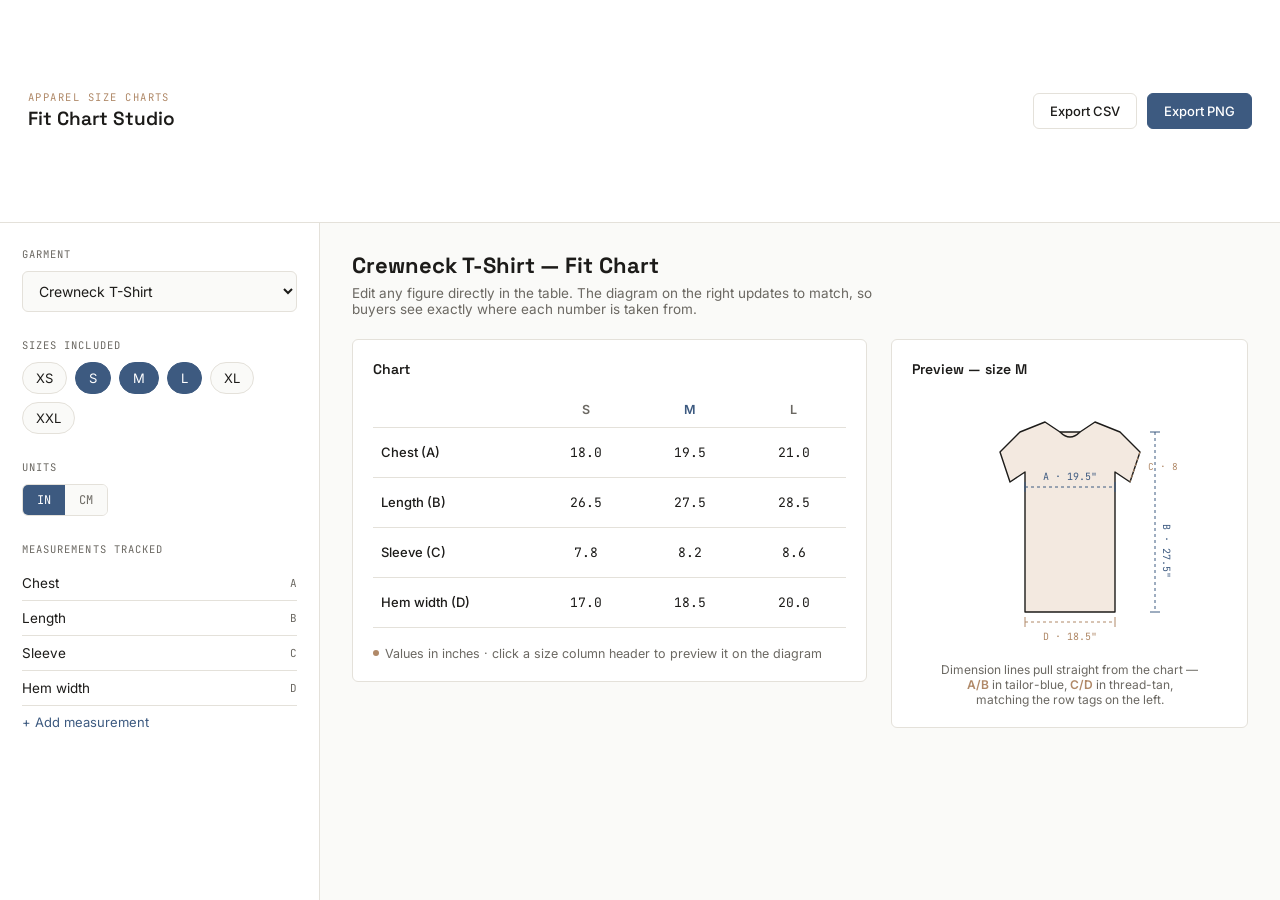
<file: apps/fit-chart-studio/index.html>
<!DOCTYPE html>
<html lang="en">
<head>
<meta charset="UTF-8">
<meta name="viewport" content="width=device-width, initial-scale=1.0">
<title>Fit Chart Studio</title>
<link rel="preconnect" href="https://fonts.googleapis.com">
<link href="https://fonts.googleapis.com/css2?family=Space+Grotesk:wght@500;600;700&family=Inter:wght@400;500;600&family=JetBrains+Mono:wght@400;500;600&display=swap" rel="stylesheet">
<style>
  :root{
    --bg:#FAFAF8;
    --surface:#FFFFFF;
    --ink:#1C1B19;
    --stone:#6B6862;
    --stone-light:#E4E1DA;
    --accent:#3D5A80;
    --accent-soft:#E7EDF3;
    --tan:#B08968;
    --tan-soft:#F3E9E0;
    --radius:6px;
  }
  *{box-sizing:border-box;}
  body{
    margin:0;
    background:var(--bg);
    color:var(--ink);
    font-family:'Inter',sans-serif;
    -webkit-font-smoothing:antialiased;
  }
  .app{
    display:grid;
    grid-template-columns:320px 1fr;
    min-height:100vh;
  }

  /* ---------- Top bar ---------- */
  .topbar{
    grid-column:1 / -1;
    display:flex;
    align-items:center;
    justify-content:space-between;
    padding:18px 28px;
    border-bottom:1px solid var(--stone-light);
    background:var(--surface);
  }
  .brand{display:flex;flex-direction:column;gap:2px;}
  .brand .eyebrow{
    font-family:'JetBrains Mono',monospace;
    font-size:10.5px;
    letter-spacing:0.14em;
    color:var(--tan);
    text-transform:uppercase;
  }
  .brand h1{
    font-family:'Space Grotesk',sans-serif;
    font-size:19px;
    font-weight:600;
    margin:0;
  }
  .topbar-actions{display:flex;gap:10px;}
  .btn{
    font-family:'Inter',sans-serif;
    font-size:13px;
    font-weight:500;
    padding:9px 16px;
    border-radius:var(--radius);
    border:1px solid var(--stone-light);
    background:var(--surface);
    color:var(--ink);
    cursor:pointer;
    transition:border-color .15s ease, background .15s ease;
  }
  .btn:hover{border-color:var(--accent);}
  .btn.primary{
    background:var(--accent);
    border-color:var(--accent);
    color:#fff;
  }
  .btn.primary:hover{background:#31496A;}

  /* ---------- Sidebar ---------- */
  .sidebar{
    border-right:1px solid var(--stone-light);
    background:var(--surface);
    padding:24px 22px;
    display:flex;
    flex-direction:column;
    gap:26px;
    overflow-y:auto;
  }
  .field-group label.section-label{
    font-family:'JetBrains Mono',monospace;
    font-size:10.5px;
    letter-spacing:0.1em;
    text-transform:uppercase;
    color:var(--stone);
    display:block;
    margin-bottom:10px;
  }
  .chip-row{display:flex;flex-wrap:wrap;gap:8px;}
  .chip{
    font-family:'Inter',sans-serif;
    font-size:13px;
    padding:7px 13px;
    border-radius:999px;
    border:1px solid var(--stone-light);
    background:var(--bg);
    cursor:pointer;
    color:var(--ink);
    transition:all .15s ease;
  }
  .chip.active{
    background:var(--accent);
    border-color:var(--accent);
    color:#fff;
  }
  select.garment-select{
    width:100%;
    font-family:'Inter',sans-serif;
    font-size:14px;
    padding:10px 12px;
    border-radius:var(--radius);
    border:1px solid var(--stone-light);
    background:var(--bg);
    color:var(--ink);
  }
  .measure-row{
    display:flex;
    align-items:center;
    justify-content:space-between;
    padding:9px 0;
    border-bottom:1px solid var(--stone-light);
  }
  .measure-row:last-child{border-bottom:none;}
  .measure-row span{font-size:13.5px;color:var(--ink);}
  .measure-row .tag{
    font-family:'JetBrains Mono',monospace;
    font-size:11px;
    color:var(--stone);
  }
  .add-measure{
    font-family:'Inter',sans-serif;
    font-size:13px;
    color:var(--accent);
    background:none;
    border:none;
    padding:8px 0 0;
    cursor:pointer;
    text-align:left;
  }
  .unit-toggle{display:flex;gap:0;border:1px solid var(--stone-light);border-radius:var(--radius);overflow:hidden;width:fit-content;}
  .unit-toggle button{
    font-family:'JetBrains Mono',monospace;
    font-size:12px;
    padding:7px 14px;
    border:none;
    background:var(--bg);
    color:var(--stone);
    cursor:pointer;
  }
  .unit-toggle button.active{background:var(--accent);color:#fff;}

  /* ---------- Main ---------- */
  .main{padding:28px 32px;overflow-y:auto;}
  .main-header{margin-bottom:22px;}
  .main-header h2{
    font-family:'Space Grotesk',sans-serif;
    font-size:22px;
    margin:0 0 6px;
  }
  .main-header p{
    font-size:13.5px;
    color:var(--stone);
    margin:0;
    max-width:520px;
  }

  .content-grid{
    display:grid;
    grid-template-columns:1.3fr 0.9fr;
    gap:24px;
    align-items:start;
  }

  .card{
    background:var(--surface);
    border:1px solid var(--stone-light);
    border-radius:var(--radius);
    padding:20px;
  }
  .card h3{
    font-family:'Space Grotesk',sans-serif;
    font-size:14px;
    margin:0 0 14px;
    font-weight:600;
  }

  table.fit-table{
    width:100%;
    border-collapse:collapse;
    font-family:'JetBrains Mono',monospace;
    font-size:13px;
  }
  table.fit-table th, table.fit-table td{
    text-align:center;
    padding:10px 8px;
    border-bottom:1px solid var(--stone-light);
  }
  table.fit-table th{
    font-family:'Inter',sans-serif;
    font-weight:600;
    font-size:12.5px;
    color:var(--stone);
    text-transform:uppercase;
    letter-spacing:0.04em;
  }
  table.fit-table td:first-child, table.fit-table th:first-child{
    text-align:left;
    font-family:'Inter',sans-serif;
    font-size:13px;
    color:var(--ink);
    font-weight:500;
  }
  table.fit-table td input{
    width:52px;
    text-align:center;
    font-family:'JetBrains Mono',monospace;
    font-size:13px;
    border:1px solid transparent;
    background:transparent;
    border-radius:4px;
    padding:5px 3px;
    color:var(--ink);
  }
  table.fit-table td input:focus{
    outline:none;
    border-color:var(--accent);
    background:var(--accent-soft);
  }
  table.fit-table th.size-col.active{color:var(--accent);}

  .diagram-wrap{display:flex;flex-direction:column;align-items:center;gap:10px;}
  .diagram-note{
    font-size:12px;
    color:var(--stone);
    text-align:center;
    max-width:260px;
  }
  .diagram-note b{color:var(--tan);font-weight:600;}

  .empty-hint{
    margin-top:18px;
    font-size:12.5px;
    color:var(--stone);
    display:flex;
    align-items:center;
    gap:6px;
  }
  .empty-hint .dot{width:6px;height:6px;border-radius:50%;background:var(--tan);display:inline-block;}
</style>
</head>
<body>
<div class="app">

  <div class="topbar">
    <div class="brand">
      <span class="eyebrow">Apparel Size Charts</span>
      <h1>Fit Chart Studio</h1>
    </div>
    <div class="topbar-actions">
      <button class="btn" id="exportCsv">Export CSV</button>
      <button class="btn primary" id="exportPng">Export PNG</button>
    </div>
  </div>

  <div class="sidebar">
    <div class="field-group">
      <label class="section-label">Garment</label>
      <select class="garment-select">
        <option>Crewneck T-Shirt</option>
        <option>Button-Up Shirt</option>
        <option>Wide-Leg Trouser</option>
        <option>A-Line Dress</option>
      </select>
    </div>

    <div class="field-group">
      <label class="section-label">Sizes included</label>
      <div class="chip-row" id="sizeChips">
        <div class="chip" data-size="XS">XS</div>
        <div class="chip active" data-size="S">S</div>
        <div class="chip active" data-size="M">M</div>
        <div class="chip active" data-size="L">L</div>
        <div class="chip" data-size="XL">XL</div>
        <div class="chip" data-size="XXL">XXL</div>
      </div>
    </div>

    <div class="field-group">
      <label class="section-label">Units</label>
      <div class="unit-toggle">
        <button class="active" data-unit="in">IN</button>
        <button data-unit="cm">CM</button>
      </div>
    </div>

    <div class="field-group">
      <label class="section-label">Measurements tracked</label>
      <div class="measure-row"><span>Chest</span><span class="tag">A</span></div>
      <div class="measure-row"><span>Length</span><span class="tag">B</span></div>
      <div class="measure-row"><span>Sleeve</span><span class="tag">C</span></div>
      <div class="measure-row"><span>Hem width</span><span class="tag">D</span></div>
      <button class="add-measure">+ Add measurement</button>
    </div>
  </div>

  <div class="main">
    <div class="main-header">
      <h2>Crewneck T-Shirt — Fit Chart</h2>
      <p>Edit any figure directly in the table. The diagram on the right updates to match, so buyers see exactly where each number is taken from.</p>
    </div>

    <div class="content-grid">
      <div class="card">
        <h3>Chart</h3>
        <table class="fit-table" id="fitTable">
          <thead>
            <tr>
              <th></th>
              <th class="size-col" data-size="S">S</th>
              <th class="size-col active" data-size="M">M</th>
              <th class="size-col" data-size="L">L</th>
            </tr>
          </thead>
          <tbody>
            <tr data-row="A">
              <td>Chest (A)</td>
              <td><input value="18.0" data-size="S"></td>
              <td><input value="19.5" data-size="M"></td>
              <td><input value="21.0" data-size="L"></td>
            </tr>
            <tr data-row="B">
              <td>Length (B)</td>
              <td><input value="26.5" data-size="S"></td>
              <td><input value="27.5" data-size="M"></td>
              <td><input value="28.5" data-size="L"></td>
            </tr>
            <tr data-row="C">
              <td>Sleeve (C)</td>
              <td><input value="7.8" data-size="S"></td>
              <td><input value="8.2" data-size="M"></td>
              <td><input value="8.6" data-size="L"></td>
            </tr>
            <tr data-row="D">
              <td>Hem width (D)</td>
              <td><input value="17.0" data-size="S"></td>
              <td><input value="18.5" data-size="M"></td>
              <td><input value="20.0" data-size="L"></td>
            </tr>
          </tbody>
        </table>
        <div class="empty-hint"><span class="dot"></span> Values in inches · click a size column header to preview it on the diagram</div>
      </div>

      <div class="card">
        <h3>Preview — size <span id="previewSizeLabel">M</span></h3>
        <div class="diagram-wrap">
          <svg width="220" height="260" viewBox="0 0 220 260" fill="none" xmlns="http://www.w3.org/2000/svg">
            <!-- garment silhouette -->
            <path d="M60 40 L40 60 L50 90 L65 80 L65 220 L155 220 L155 80 L170 90 L180 60 L160 40 L135 30 L120 40 L100 40 L85 30 Z"
                  fill="#F3E9E0" stroke="#1C1B19" stroke-width="1.4" stroke-linejoin="round"/>
            <!-- neckline -->
            <path d="M100 40 Q110 50 120 40" stroke="#1C1B19" stroke-width="1.4" fill="none"/>

            <!-- dimension: chest (A) -->
            <line x1="65" y1="95" x2="155" y2="95" stroke="#3D5A80" stroke-width="1" stroke-dasharray="3 3"/>
            <line x1="65" y1="90" x2="65" y2="100" stroke="#3D5A80" stroke-width="1"/>
            <line x1="155" y1="90" x2="155" y2="100" stroke="#3D5A80" stroke-width="1"/>
            <text x="110" y="88" text-anchor="middle" font-family="JetBrains Mono" font-size="10" fill="#3D5A80">A · <tspan id="dimA">19.5"</tspan></text>

            <!-- dimension: length (B) -->
            <line x1="195" y1="40" x2="195" y2="220" stroke="#3D5A80" stroke-width="1" stroke-dasharray="3 3"/>
            <line x1="190" y1="40" x2="200" y2="40" stroke="#3D5A80" stroke-width="1"/>
            <line x1="190" y1="220" x2="200" y2="220" stroke="#3D5A80" stroke-width="1"/>
            <text x="203" y="132" text-anchor="start" font-family="JetBrains Mono" font-size="10" fill="#3D5A80" transform="rotate(90 203,132)">B · <tspan id="dimB">27.5"</tspan></text>

            <!-- dimension: sleeve (C) -->
            <line x1="180" y1="60" x2="170" y2="90" stroke="#B08968" stroke-width="1" stroke-dasharray="3 3"/>
            <text x="188" y="78" text-anchor="start" font-family="JetBrains Mono" font-size="9.5" fill="#B08968">C · <tspan id="dimC">8.2"</tspan></text>

            <!-- dimension: hem (D) -->
            <line x1="65" y1="230" x2="155" y2="230" stroke="#B08968" stroke-width="1" stroke-dasharray="3 3"/>
            <line x1="65" y1="225" x2="65" y2="235" stroke="#B08968" stroke-width="1"/>
            <line x1="155" y1="225" x2="155" y2="235" stroke="#B08968" stroke-width="1"/>
            <text x="110" y="248" text-anchor="middle" font-family="JetBrains Mono" font-size="10" fill="#B08968">D · <tspan id="dimD">18.5"</tspan></text>
          </svg>
          <div class="diagram-note">Dimension lines pull straight from the chart — <b>A/B</b> in tailor-blue, <b>C/D</b> in thread-tan, matching the row tags on the left.</div>
        </div>
      </div>
    </div>
  </div>

</div>

<script>
  const sizeCols = document.querySelectorAll('.size-col');
  const previewLabel = document.getElementById('previewSizeLabel');
  const dimEls = {A: document.getElementById('dimA'), B: document.getElementById('dimB'), C: document.getElementById('dimC'), D: document.getElementById('dimD')};

  function refreshDiagram(size){
    document.querySelectorAll('input[data-size="'+size+'"]').forEach(input=>{
      const row = input.closest('tr').dataset.row;
      if(dimEls[row]) dimEls[row].textContent = input.value + '"';
    });
    previewLabel.textContent = size;
  }

  sizeCols.forEach(col=>{
    col.addEventListener('click', ()=>{
      sizeCols.forEach(c=>c.classList.remove('active'));
      col.classList.add('active');
      refreshDiagram(col.dataset.size);
    });
  });

  document.querySelectorAll('#fitTable input').forEach(input=>{
    input.addEventListener('input', ()=>{
      const activeSize = document.querySelector('.size-col.active').dataset.size;
      if(input.dataset.size === activeSize) refreshDiagram(activeSize);
    });
  });

  document.querySelectorAll('.chip').forEach(chip=>{
    chip.addEventListener('click', ()=> chip.classList.toggle('active'));
  });

  document.querySelectorAll('.unit-toggle button').forEach(btn=>{
    btn.addEventListener('click', ()=>{
      document.querySelectorAll('.unit-toggle button').forEach(b=>b.classList.remove('active'));
      btn.classList.add('active');
    });
  });
</script>
</body>
</html>
</file>
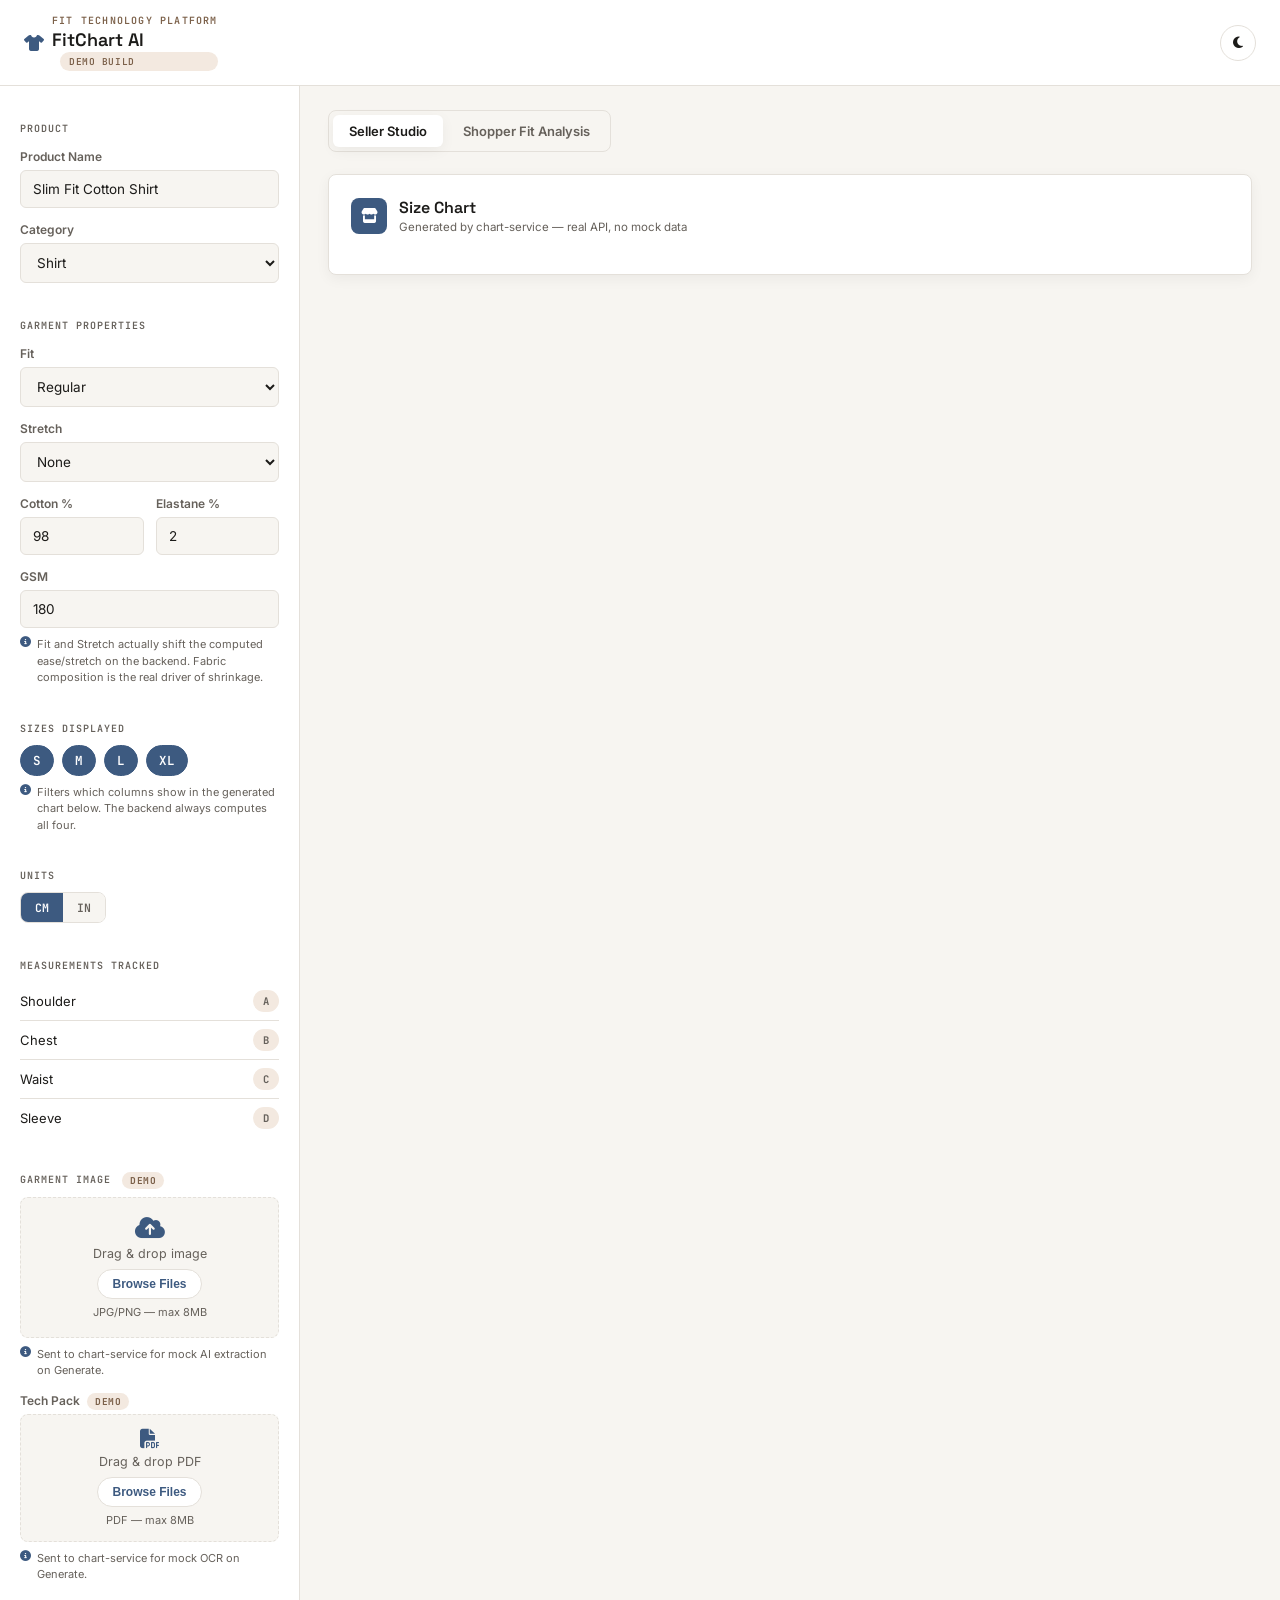
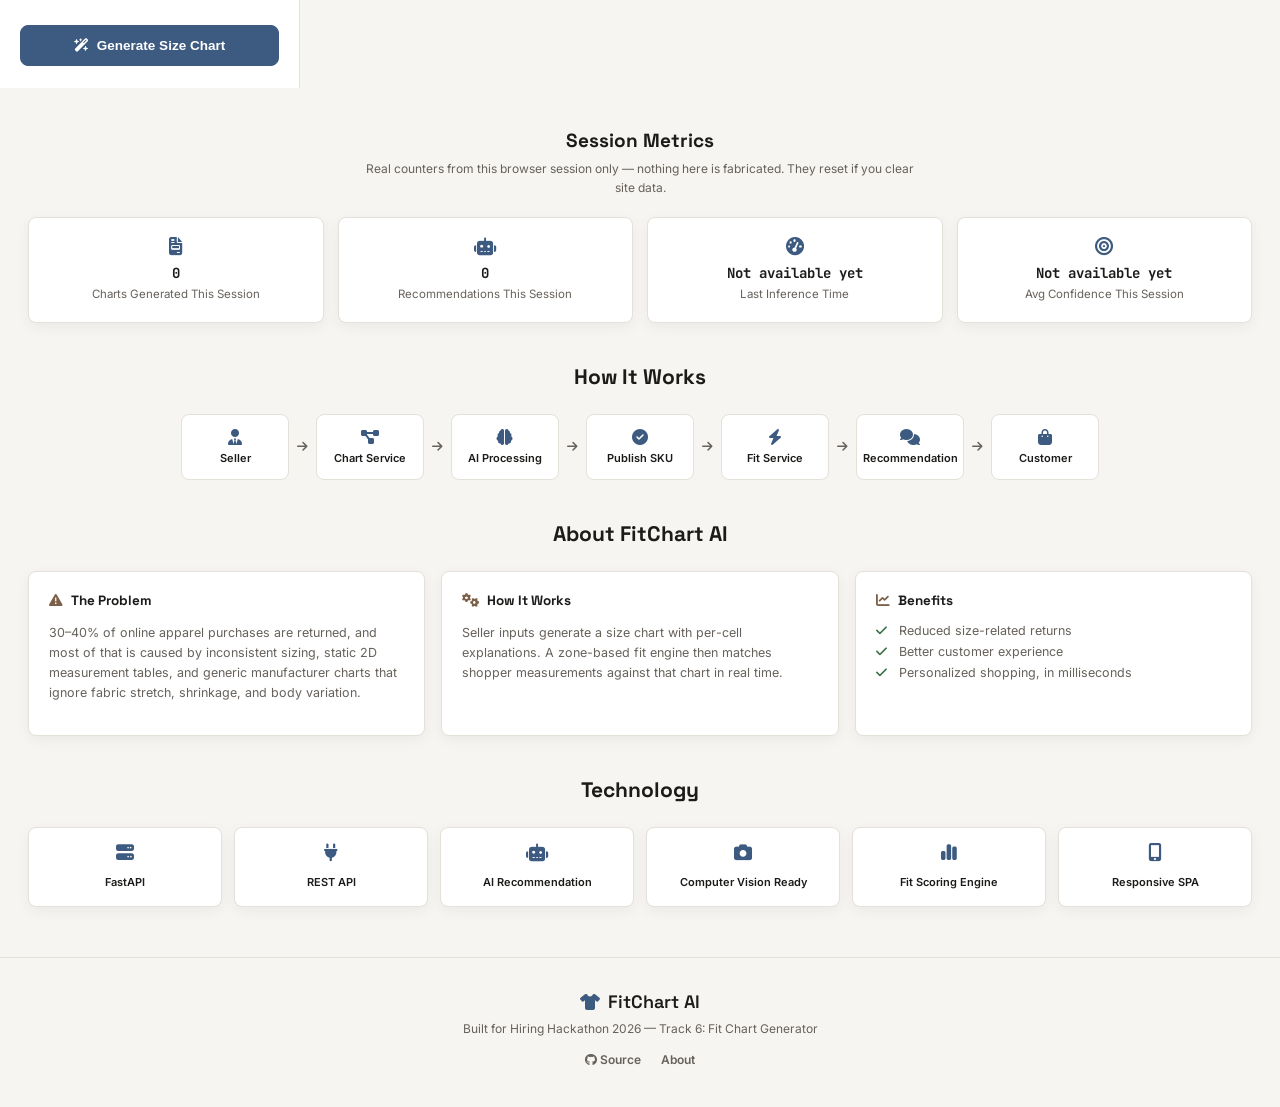
<file: apps/web-app/index.html>
<!doctype html>
<html lang="en">
<head>
<meta charset="utf-8" />
<meta name="viewport" content="width=device-width, initial-scale=1" />
<title>FitChart AI — Fit Technology Platform</title>
<link rel="preconnect" href="https://fonts.googleapis.com">
<link href="https://fonts.googleapis.com/css2?family=Space+Grotesk:wght@500;600;700&family=Inter:wght@400;500;600;700&family=JetBrains+Mono:wght@400;500;600;700&display=swap" rel="stylesheet">
<link rel="stylesheet" href="https://cdnjs.cloudflare.com/ajax/libs/font-awesome/6.5.1/css/all.min.css">
<link rel="stylesheet" href="style.css" />
</head>
<body>

<div class="demo-banner" id="demoBanner" role="status" aria-live="polite" hidden>
  <i class="fa-solid fa-triangle-exclamation" aria-hidden="true"></i>
  <span>Demo Mode Active — backend services are unreachable, so simulated data is shown below. No live AI processing is occurring.</span>
</div>

<div class="topbar">
  <div class="brand">
    <button class="sidebar-toggle" id="sidebarToggle" aria-label="Toggle controls panel" aria-expanded="false"><i class="fa-solid fa-bars" aria-hidden="true"></i></button>
    <i class="fa-solid fa-shirt" aria-hidden="true"></i>
    <div class="brand-text">
      <span class="eyebrow">Fit Technology Platform</span>
      FitChart AI<span class="build-badge" title="Some AI components use mocked/simulated logic for this demo">Demo Build</span>
    </div>
  </div>
  <div class="topbar-actions">
    <button class="theme-toggle" id="themeToggle" title="Toggle dark mode" aria-label="Toggle dark mode"><i class="fa-solid fa-moon" aria-hidden="true"></i></button>
  </div>
</div>

<div class="app-shell">

  <!-- ================= SIDEBAR: Seller context ================= -->
  <aside class="sidebar" id="sidebarSeller" aria-label="Seller controls">
    <div class="sidebar-section">
      <label class="section-label">Product</label>
      <label for="name">Product Name</label>
      <input id="name" value="Slim Fit Cotton Shirt" />
      <span class="field-error" id="err-name" aria-live="polite"></span>
      <label for="category">Category</label>
      <select id="category">
        <option value="shirt">Shirt</option>
        <option value="t-shirt">T-Shirt</option>
        <option value="jacket">Jacket</option>
        <option value="jeans">Jeans</option>
      </select>
    </div>

    <div class="sidebar-section">
      <label class="section-label">Garment Properties</label>
      <label for="fitTypeIn">Fit</label>
      <select id="fitTypeIn">
        <option value="slim">Slim</option>
        <option value="regular" selected>Regular</option>
        <option value="relaxed">Relaxed</option>
        <option value="oversized">Oversized</option>
      </select>
      <label for="stretchLevelIn">Stretch</label>
      <select id="stretchLevelIn">
        <option value="none" selected>None</option>
        <option value="low">Low</option>
        <option value="medium">Medium</option>
        <option value="high">High</option>
      </select>
      <div class="grid-2">
        <div>
          <label for="cotton">Cotton %</label>
          <input id="cotton" type="number" value="98" min="0" max="100" />
          <span class="field-error" id="err-cotton" aria-live="polite"></span>
        </div>
        <div>
          <label for="elastane">Elastane %</label>
          <input id="elastane" type="number" value="2" min="0" max="100" />
          <span class="field-error" id="err-elastane" aria-live="polite"></span>
        </div>
      </div>
      <label for="gsm">GSM</label>
      <input id="gsm" type="number" value="180" min="50" max="500" />
      <span class="field-error" id="err-gsm" aria-live="polite"></span>
      <p class="demo-note"><i class="fa-solid fa-circle-info" aria-hidden="true"></i> Fit and Stretch actually shift the computed ease/stretch on the backend. Fabric composition is the real driver of shrinkage.</p>
    </div>

    <div class="sidebar-section">
      <label class="section-label">Sizes Displayed</label>
      <div class="chip-row" id="sizeChips">
        <button type="button" class="size-chip active" data-size-chip="S">S</button>
        <button type="button" class="size-chip active" data-size-chip="M">M</button>
        <button type="button" class="size-chip active" data-size-chip="L">L</button>
        <button type="button" class="size-chip active" data-size-chip="XL">XL</button>
      </div>
      <p class="demo-note"><i class="fa-solid fa-circle-info" aria-hidden="true"></i> Filters which columns show in the generated chart below. The backend always computes all four.</p>
    </div>

    <div class="sidebar-section">
      <label class="section-label">Units</label>
      <div class="unit-toggle" id="unitToggle">
        <button type="button" data-unit="cm" class="active">CM</button>
        <button type="button" data-unit="in">IN</button>
      </div>
    </div>

    <div class="sidebar-section">
      <label class="section-label">Measurements Tracked</label>
      <div class="measure-row"><span>Shoulder</span><span class="tag">A</span></div>
      <div class="measure-row"><span>Chest</span><span class="tag">B</span></div>
      <div class="measure-row"><span>Waist</span><span class="tag">C</span></div>
      <div class="measure-row"><span>Sleeve</span><span class="tag">D</span></div>
    </div>

    <div class="sidebar-section">
      <label class="section-label">Garment Image <span class="demo-tag">Demo</span></label>
      <div class="dropzone" id="dropzone" role="button" tabindex="0" aria-label="Upload garment image — drag and drop a file here or activate to browse">
        <input type="file" id="imageInput" accept=".jpg,.jpeg,.png,image/jpeg,image/png" hidden />
        <div class="dropzone-empty" id="dropzoneEmpty">
          <i class="fa-solid fa-cloud-arrow-up" aria-hidden="true"></i>
          <p>Drag &amp; drop image</p>
          <button type="button" class="browse-btn" id="browseBtn">Browse Files</button>
          <small>JPG/PNG — max 8MB</small>
        </div>
        <div class="dropzone-preview" id="dropzonePreview" hidden>
          <img id="previewImg" alt="Uploaded garment preview" />
          <div class="preview-meta">
            <span class="preview-name" id="previewName"></span>
            <span class="upload-success"><i class="fa-solid fa-circle-check" aria-hidden="true"></i> Image accepted</span>
            <button type="button" class="remove-btn" id="removeImageBtn" aria-label="Remove uploaded garment image"><i class="fa-solid fa-trash" aria-hidden="true"></i> Remove</button>
          </div>
        </div>
      </div>
      <span class="field-error" id="err-image" aria-live="polite"></span>
      <p class="demo-note" id="imageStatusNote"><i class="fa-solid fa-circle-info" aria-hidden="true"></i> Sent to chart-service for mock AI extraction on Generate.</p>

      <label for="techpackInput" style="margin-top:14px">Tech Pack <span class="demo-tag">Demo</span></label>
      <div class="dropzone dropzone-compact" id="techpackZone" role="button" tabindex="0" aria-label="Upload tech pack PDF — drag and drop a file here or activate to browse">
        <input type="file" id="techpackInput" accept=".pdf,application/pdf" hidden />
        <div class="dropzone-empty" id="techpackEmpty">
          <i class="fa-solid fa-file-pdf" aria-hidden="true"></i>
          <p>Drag &amp; drop PDF</p>
          <button type="button" class="browse-btn" id="techpackBrowseBtn">Browse Files</button>
          <small>PDF — max 8MB</small>
        </div>
        <div class="dropzone-preview" id="techpackPreview" hidden>
          <i class="fa-solid fa-file-pdf techpack-icon" aria-hidden="true"></i>
          <div class="preview-meta">
            <span class="preview-name" id="techpackName"></span>
            <span class="upload-success"><i class="fa-solid fa-circle-check" aria-hidden="true"></i> Sent to chart-service</span>
            <button type="button" class="remove-btn" id="removeTechpackBtn" aria-label="Remove uploaded tech pack"><i class="fa-solid fa-trash" aria-hidden="true"></i> Remove</button>
          </div>
        </div>
      </div>
      <span class="field-error" id="err-techpack" aria-live="polite"></span>
      <p class="demo-note" id="techpackStatusNote"><i class="fa-solid fa-circle-info" aria-hidden="true"></i> Sent to chart-service for mock OCR on Generate.</p>
    </div>

    <button class="btn-gradient" id="generateBtn"><i class="fa-solid fa-wand-magic-sparkles" aria-hidden="true"></i> Generate Size Chart</button>
  </aside>

  <!-- ================= SIDEBAR: Shopper context ================= -->
  <aside class="sidebar" id="sidebarShopper" aria-label="Shopper controls" hidden>
    <div class="sidebar-section">
      <label class="section-label">Try a Scenario</label>
      <div class="demo-scenarios" role="group" aria-label="Demo scenarios" style="margin-bottom:0">
        <button type="button" class="chip-btn" data-scenario="slim">Slim/Regular</button>
        <button type="button" class="chip-btn" data-scenario="average">Average/Regular</button>
        <button type="button" class="chip-btn" data-scenario="tall">Tall/Relaxed</button>
        <button type="button" class="chip-btn" data-scenario="large">Larger/Relaxed</button>
        <button type="button" class="chip-btn" data-scenario="extreme">Extreme/None</button>
      </div>
    </div>

    <div class="sidebar-section">
      <label class="section-label">Product</label>
      <label for="sku">SKU</label>
      <input id="sku" value="sku_demo_1" />
    </div>

    <div class="sidebar-section">
      <label class="section-label">Body</label>
      <div class="grid-2">
        <div>
          <label for="height">Height (cm)</label>
          <input id="height" type="number" value="178" min="100" max="250" />
          <span class="field-error" id="err-height" aria-live="polite"></span>
        </div>
        <div>
          <label for="weight">Weight (kg)</label>
          <input id="weight" type="number" value="74" min="20" max="250" />
          <span class="field-error" id="err-weight" aria-live="polite"></span>
        </div>
      </div>
      <label for="pref">Fit Preference</label>
      <select id="pref">
        <option value="slim">Slim</option>
        <option value="regular" selected>Regular</option>
        <option value="relaxed">Relaxed</option>
      </select>
      <label for="usualSize">Usual Size <span class="demo-tag" style="background:transparent;color:var(--muted);padding:0;font-weight:600">Optional</span></label>
      <select id="usualSize" aria-describedby="usualSizeHint">
        <option value="">Prefer not to say</option>
        <option value="S">S</option>
        <option value="M">M</option>
        <option value="L">L</option>
        <option value="XL">XL</option>
      </select>
      <p class="demo-note" id="usualSizeHint"><i class="fa-solid fa-circle-info" aria-hidden="true"></i> A small calibration signal — measurements remain primary.</p>
      <label for="wash">Wash Horizon: <b id="washVal">0</b> washes</label>
      <input id="wash" type="range" min="0" max="5" value="0" aria-label="Wash horizon in number of washes" />
    </div>

    <div class="sidebar-section">
      <details class="optional-measurements">
        <summary>Direct measurements <span class="demo-tag" style="background:transparent;color:var(--muted);padding:0;font-weight:600">More accurate</span></summary>
        <p class="demo-note" style="margin-top:10px"><i class="fa-solid fa-circle-info" aria-hidden="true"></i> Used directly instead of being estimated when provided.</p>
        <div class="grid-2">
          <div><label for="chestIn">Chest (cm)</label><input id="chestIn" type="number" placeholder="100" min="50" max="200" /></div>
          <div><label for="waistIn">Waist (cm)</label><input id="waistIn" type="number" placeholder="84" min="40" max="200" /></div>
        </div>
        <div class="grid-2">
          <div><label for="shoulderIn">Shoulder (cm)</label><input id="shoulderIn" type="number" placeholder="45" min="25" max="80" /></div>
          <div><label for="sleeveIn">Sleeve (cm)</label><input id="sleeveIn" type="number" placeholder="59" min="30" max="100" /></div>
        </div>
      </details>
    </div>

    <div class="consent-box">
      <label class="consent-label" for="consentCheck">
        <input type="checkbox" id="consentCheck" />
        <span>I consent to processing my measurements to generate a fit recommendation. Data is used for this session only and is not stored.</span>
      </label>
      <span class="field-error" id="err-consent" aria-live="polite"></span>
      <p class="privacy-notice"><i class="fa-solid fa-shield-halved" aria-hidden="true"></i> Raw body photos are never captured or stored. Measurements are processed in memory only.</p>
    </div>

    <button class="btn-gradient btn-purple" id="recommendBtn"><i class="fa-solid fa-robot" aria-hidden="true"></i> Get AI Recommendation</button>
  </aside>

  <!-- ================= WORKSPACE ================= -->
  <main class="workspace">
    <div class="tabs" role="tablist" aria-label="Workspace mode">
      <button type="button" class="tab-btn active" id="tabBtnSeller" role="tab" aria-selected="true" aria-controls="tabPanelSeller">Seller Studio</button>
      <button type="button" class="tab-btn" id="tabBtnShopper" role="tab" aria-selected="false" aria-controls="tabPanelShopper">Shopper Fit Analysis</button>
    </div>

    <section class="tab-panel active" id="tabPanelSeller" role="tabpanel" aria-labelledby="tabBtnSeller">
      <div class="card panel reveal">
        <div class="panel-head">
          <div class="panel-icon"><i class="fa-solid fa-store" aria-hidden="true"></i></div>
          <div>
            <h2>Size Chart</h2>
            <p class="panel-sub">Generated by chart-service — real API, no mock data</p>
          </div>
        </div>
        <div id="sellerResult" class="result-area"></div>
      </div>
    </section>

    <section class="tab-panel" id="tabPanelShopper" role="tabpanel" aria-labelledby="tabBtnShopper">
      <div class="card panel reveal">
        <div class="panel-head">
          <div class="panel-icon purple"><i class="fa-solid fa-robot" aria-hidden="true"></i></div>
          <div>
            <h2>Fit Recommendation</h2>
            <p class="panel-sub">Real-time, sub-150ms sizing</p>
          </div>
        </div>
        <div id="shopperResult" class="result-area"></div>
      </div>
    </section>
  </main>

</div>

<section class="stats reveal">
  <div class="stats-head">
    <h2>Session Metrics</h2>
    <p class="stats-note">Real counters from this browser session only — nothing here is fabricated. They reset if you clear site data.</p>
  </div>
  <div class="stats-grid">
    <div class="stat-card">
      <i class="fa-solid fa-file-invoice" aria-hidden="true"></i>
      <span class="stat-num stat-text" id="statCharts">0</span>
      <small>Charts Generated This Session</small>
    </div>
    <div class="stat-card">
      <i class="fa-solid fa-robot" aria-hidden="true"></i>
      <span class="stat-num stat-text" id="statRecs">0</span>
      <small>Recommendations This Session</small>
    </div>
    <div class="stat-card">
      <i class="fa-solid fa-gauge-high" aria-hidden="true"></i>
      <span class="stat-num stat-text" id="statLatency">Not available yet</span>
      <small>Last Inference Time</small>
    </div>
    <div class="stat-card">
      <i class="fa-solid fa-bullseye" aria-hidden="true"></i>
      <span class="stat-num stat-text" id="statAvgConf">Not available yet</span>
      <small>Avg Confidence This Session</small>
    </div>
  </div>
</section>

<section class="workflow reveal">
  <h2>How It Works</h2>
  <div class="pipeline">
    <div class="node"><i class="fa-solid fa-user-tie" aria-hidden="true"></i><span>Seller</span></div>
    <i class="fa-solid fa-arrow-right arrow" aria-hidden="true"></i>
    <div class="node"><i class="fa-solid fa-diagram-project" aria-hidden="true"></i><span>Chart Service</span></div>
    <i class="fa-solid fa-arrow-right arrow" aria-hidden="true"></i>
    <div class="node"><i class="fa-solid fa-brain" aria-hidden="true"></i><span>AI Processing</span></div>
    <i class="fa-solid fa-arrow-right arrow" aria-hidden="true"></i>
    <div class="node"><i class="fa-solid fa-circle-check" aria-hidden="true"></i><span>Publish SKU</span></div>
    <i class="fa-solid fa-arrow-right arrow" aria-hidden="true"></i>
    <div class="node"><i class="fa-solid fa-bolt" aria-hidden="true"></i><span>Fit Service</span></div>
    <i class="fa-solid fa-arrow-right arrow" aria-hidden="true"></i>
    <div class="node"><i class="fa-solid fa-comments" aria-hidden="true"></i><span>Recommendation</span></div>
    <i class="fa-solid fa-arrow-right arrow" aria-hidden="true"></i>
    <div class="node"><i class="fa-solid fa-bag-shopping" aria-hidden="true"></i><span>Customer</span></div>
  </div>
</section>

<section class="about reveal" id="about">
  <h2>About FitChart AI</h2>
  <div class="about-grid">
    <div class="about-card">
      <h3><i class="fa-solid fa-triangle-exclamation" aria-hidden="true"></i> The Problem</h3>
      <p>30–40% of online apparel purchases are returned, and most of that is caused by inconsistent sizing, static 2D measurement tables, and generic manufacturer charts that ignore fabric stretch, shrinkage, and body variation.</p>
    </div>
    <div class="about-card">
      <h3><i class="fa-solid fa-gears" aria-hidden="true"></i> How It Works</h3>
      <p>Seller inputs generate a size chart with per-cell explanations. A zone-based fit engine then matches shopper measurements against that chart in real time.</p>
    </div>
    <div class="about-card">
      <h3><i class="fa-solid fa-chart-line" aria-hidden="true"></i> Benefits</h3>
      <ul>
        <li><i class="fa-solid fa-check" aria-hidden="true"></i> Reduced size-related returns</li>
        <li><i class="fa-solid fa-check" aria-hidden="true"></i> Better customer experience</li>
        <li><i class="fa-solid fa-check" aria-hidden="true"></i> Personalized shopping, in milliseconds</li>
      </ul>
    </div>
  </div>
</section>

<section class="tech reveal">
  <h2>Technology</h2>
  <div class="tech-grid">
    <div class="tech-card"><i class="fa-solid fa-server" aria-hidden="true"></i><span>FastAPI</span></div>
    <div class="tech-card"><i class="fa-solid fa-plug" aria-hidden="true"></i><span>REST API</span></div>
    <div class="tech-card"><i class="fa-solid fa-robot" aria-hidden="true"></i><span>AI Recommendation</span></div>
    <div class="tech-card"><i class="fa-solid fa-camera" aria-hidden="true"></i><span>Computer Vision Ready</span></div>
    <div class="tech-card"><i class="fa-solid fa-chart-simple" aria-hidden="true"></i><span>Fit Scoring Engine</span></div>
    <div class="tech-card"><i class="fa-solid fa-mobile-screen-button" aria-hidden="true"></i><span>Responsive SPA</span></div>
  </div>
</section>

<footer class="footer">
  <div class="footer-inner">
    <div class="brand" style="justify-content:center"><i class="fa-solid fa-shirt" aria-hidden="true"></i> FitChart AI</div>
    <p>Built for Hiring Hackathon 2026 — Track 6: Fit Chart Generator</p>
    <div class="footer-links">
      <a href="https://github.com/sairaghu401-cloud/Fit_Chart_Generator" target="_blank" rel="noopener noreferrer"><i class="fa-brands fa-github" aria-hidden="true"></i> Source</a>
      <a href="#about">About</a>
    </div>
  </div>
</footer>

<button class="fab" id="fabTop" title="Back to top" aria-label="Scroll back to top"><i class="fa-solid fa-arrow-up" aria-hidden="true"></i></button>
<div class="loading-overlay" id="loadingOverlay" role="status" aria-live="polite"><div class="spinner" aria-hidden="true"></div><p id="loadingText">Working...</p></div>
<div class="toast-container" id="toastContainer" aria-live="polite" aria-atomic="false"></div>

<script src="app.js"></script>
</body>
</html>
</file>
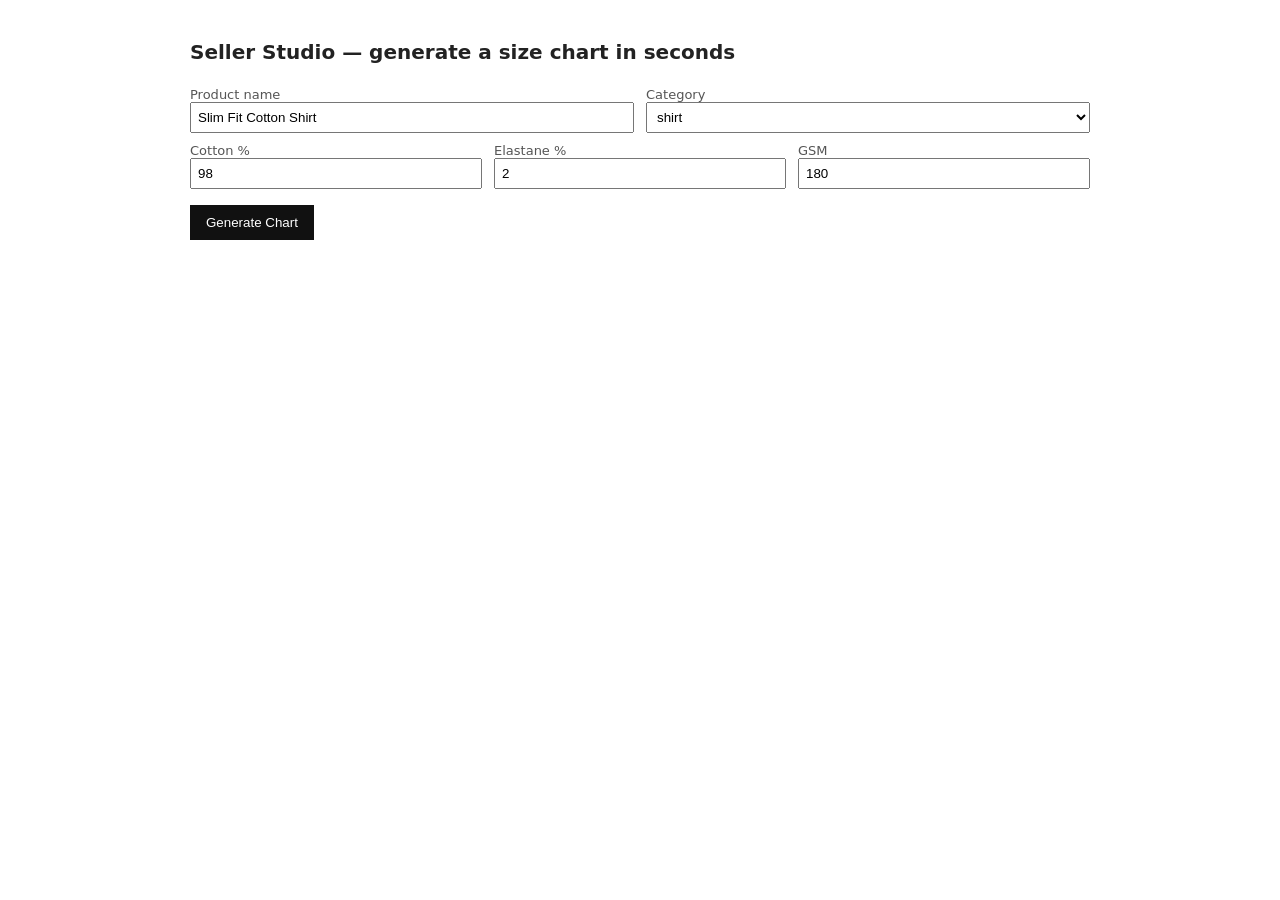
<file: apps/web-seller/index.html>
<!doctype html>
<html>
<head>
<meta charset="utf-8" />
<title>Seller Studio — Fit Chart Generator</title>
<style>
  body { font-family: system-ui, sans-serif; max-width: 900px; margin: 40px auto; color: #222; }
  h1 { font-size: 20px; }
  label { display: block; margin-top: 10px; font-size: 13px; color: #555; }
  input, select { padding: 6px; width: 100%; box-sizing: border-box; }
  .row { display: flex; gap: 12px; }
  .row > div { flex: 1; }
  button { margin-top: 16px; padding: 10px 16px; background: #111; color: #fff; border: none; cursor: pointer; }
  table { border-collapse: collapse; width: 100%; margin-top: 16px; }
  th, td { border: 1px solid #ddd; padding: 6px 8px; font-size: 13px; text-align: left; }
  .flag { background: #ffe4e4; border: 1px solid #f5b5b5; padding: 8px; margin-top: 12px; }
  .ok { color: #0a7a2a; }
  .expl { font-size: 11px; color: #666; }
  #sku { font-weight: bold; }
</style>
</head>
<body>
<h1>Seller Studio — generate a size chart in seconds</h1>

<div class="row">
  <div>
    <label>Product name</label>
    <input id="name" value="Slim Fit Cotton Shirt" />
  </div>
  <div>
    <label>Category</label>
    <select id="category"><option value="shirt">shirt</option></select>
  </div>
</div>

<div class="row">
  <div>
    <label>Cotton %</label>
    <input id="cotton" type="number" value="98" />
  </div>
  <div>
    <label>Elastane %</label>
    <input id="elastane" type="number" value="2" />
  </div>
  <div>
    <label>GSM</label>
    <input id="gsm" type="number" value="180" />
  </div>
</div>

<button onclick="generate()">Generate Chart</button>

<p id="status"></p>
<div id="out"></div>

<script>
const API = "http://localhost:8001";

async function generate() {
  const status = document.getElementById('status');
  status.textContent = "Creating SKU...";
  const fabric = {
    composition: {
      cotton: Number(document.getElementById('cotton').value),
      elastane: Number(document.getElementById('elastane').value),
    },
    gsm: Number(document.getElementById('gsm').value),
    is_preshrunk: false,
  };

  const skuRes = await fetch(`${API}/v1/skus`, {
    method: "POST", headers: {"Content-Type": "application/json"},
    body: JSON.stringify({
      name: document.getElementById('name').value,
      category: document.getElementById('category').value,
      fabric,
    }),
  });
  const sku = await skuRes.json();

  status.textContent = `Generating chart for ${sku.sku_id}...`;
  const t0 = performance.now();
  const chartRes = await fetch(`${API}/v1/skus/${sku.sku_id}/generate-chart`, { method: "POST" });
  const chart = await chartRes.json();
  const elapsed = ((performance.now() - t0) / 1000).toFixed(1);

  status.innerHTML = `Done in <b>${elapsed}s</b> (pipeline-reported: ${(chart.generated_in_ms/1000).toFixed(1)}s) — SKU: <span id="sku">${sku.sku_id}</span> — status: <b class="${chart.status === 'published' ? 'ok' : ''}">${chart.status}</b>`;

  renderChart(chart);
}

function renderChart(chart) {
  const out = document.getElementById('out');
  let html = "";

  if (chart.outlier_flags && chart.outlier_flags.length) {
    for (const f of chart.outlier_flags) {
      html += `<div class="flag"><b>⚠ ${f.field}</b> (${f.severity}) — ${f.reason}<br><i>${f.action}</i></div>`;
    }
  }

  html += "<table><tr><th>Size</th><th>Shoulder</th><th>Chest</th><th>Waist</th><th>Sleeve</th><th>After 5 washes (chest)</th></tr>";
  for (const s of chart.sizes) {
    html += `<tr>
      <td><b>${s.label}</b></td>
      <td title="${s.explanations.shoulder_cm}">${s.shoulder_cm}</td>
      <td title="${s.explanations.chest_cm}">${s.chest_cm}</td>
      <td title="${s.explanations.waist_cm}">${s.waist_cm}</td>
      <td title="${s.explanations.sleeve_cm}">${s.sleeve_cm}</td>
      <td>${s.post_wash.chest_cm}</td>
    </tr>`;
  }
  html += "</table>";
  html += `<p class="expl">Hover any cell for its explanation. Artifact pushed to fit-service (localhost:8000) — try it in the shopper widget with SKU <b>${chart.sku_id}</b>.</p>`;
  out.innerHTML = html;
}
</script>
</body>
</html>
</file>
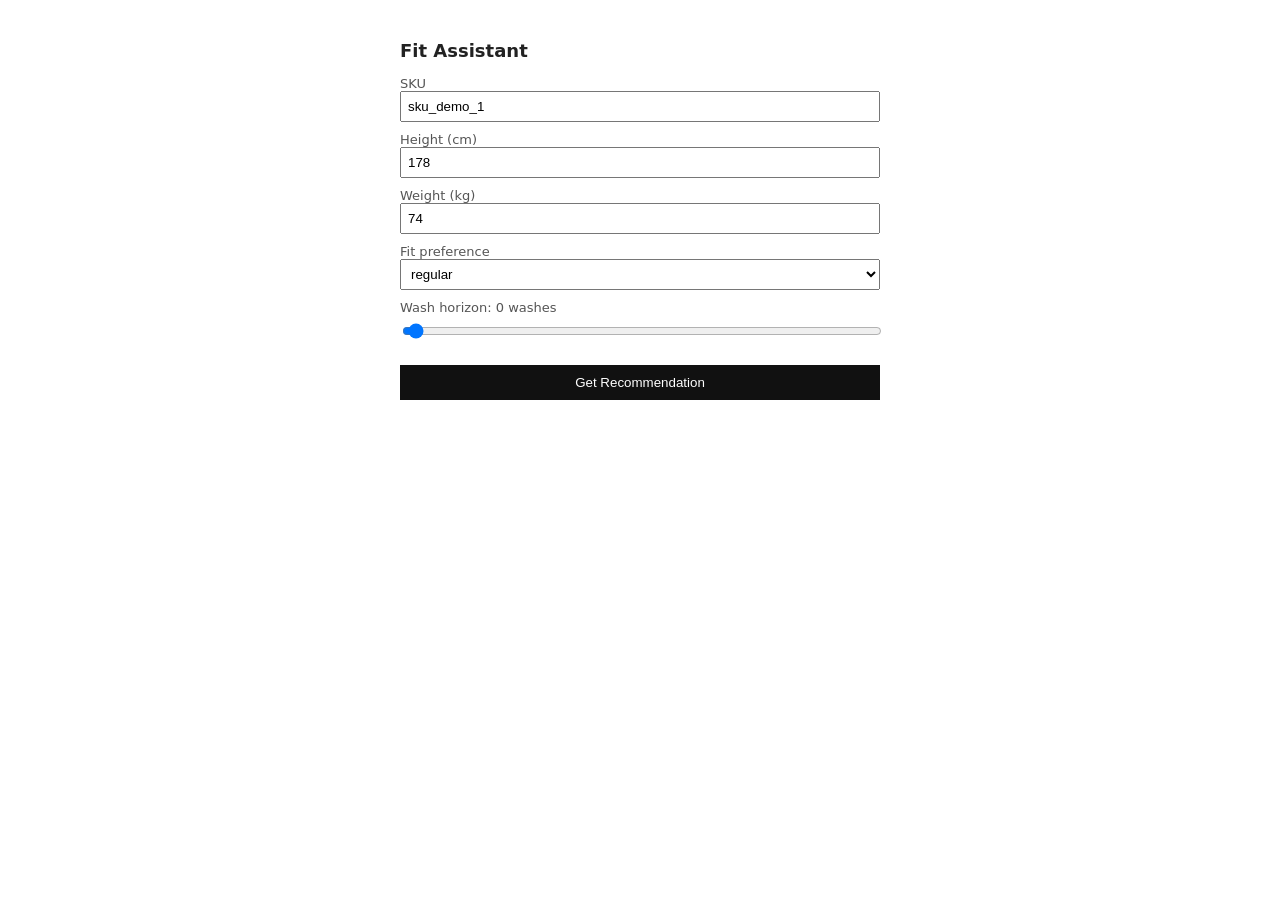
<file: apps/web-widget/index.html>
<!doctype html>
<html>
<head>
<meta charset="utf-8" />
<title>Fit Assistant — Shopper Widget</title>
<style>
  body { font-family: system-ui, sans-serif; max-width: 480px; margin: 40px auto; color: #222; }
  h2 { font-size: 18px; }
  label { display: block; margin-top: 10px; font-size: 13px; color: #555; }
  input, select { padding: 6px; width: 100%; box-sizing: border-box; }
  button { margin-top: 16px; padding: 10px 16px; background: #111; color: #fff; border: none; cursor: pointer; width: 100%; }
  .card { border: 1px solid #ddd; border-radius: 8px; padding: 16px; margin-top: 16px; }
  .rec { font-size: 22px; font-weight: bold; }
  .badge { display: inline-block; background: #eef; color: #226; padding: 2px 8px; border-radius: 10px; font-size: 11px; margin-left: 8px; }
  .bar-row { display: flex; align-items: center; gap: 8px; font-size: 12px; margin: 4px 0; }
  .bar { background: #eee; height: 10px; flex: 1; border-radius: 4px; overflow: hidden; }
  .bar-fill { background: #2a7; height: 100%; }
  .expl { font-size: 13px; margin: 4px 0; color: #333; }
  .priv { font-size: 11px; color: #888; margin-top: 10px; }
</style>
</head>
<body>
<h2>Fit Assistant</h2>

<label>SKU</label>
<input id="sku" value="sku_demo_1" />

<label>Height (cm)</label>
<input id="height" type="number" value="178" />

<label>Weight (kg)</label>
<input id="weight" type="number" value="74" />

<label>Fit preference</label>
<select id="pref">
  <option value="slim">slim</option>
  <option value="regular" selected>regular</option>
  <option value="relaxed">relaxed</option>
</select>

<label>Wash horizon: <span id="washVal">0</span> washes</label>
<input id="wash" type="range" min="0" max="5" value="0" oninput="document.getElementById('washVal').textContent=this.value" />

<button onclick="recommend()">Get Recommendation</button>

<div id="out"></div>

<script>
const API = "http://localhost:8000";

async function recommend() {
  const body = {
    sku_id: document.getElementById('sku').value,
    body: {
      height_cm: Number(document.getElementById('height').value),
      weight_kg: Number(document.getElementById('weight').value),
      fit_preference: document.getElementById('pref').value,
    },
    wash_horizon: Number(document.getElementById('wash').value),
  };

  const res = await fetch(`${API}/v1/fit/recommend`, {
    method: "POST", headers: {"Content-Type": "application/json"},
    body: JSON.stringify(body),
  });

  if (!res.ok) {
    document.getElementById('out').innerHTML = `<div class="card">No chart found for this SKU yet. Generate one in Seller Studio first.</div>`;
    return;
  }
  render(await res.json());
}

function render(r) {
  let html = `<div class="card">
    <div class="rec">Recommended: ${r.recommended_size}<span class="badge">${(r.confidence*100).toFixed(0)}% confident</span></div>
    <span class="badge">${r.latency_ms} ms</span>`;

  for (const s of r.per_size) {
    html += `<div class="bar-row"><span style="width:24px">${s.size}</span>
      <div class="bar"><div class="bar-fill" style="width:${s.p_fit*100}%"></div></div>
      <span>${(s.p_fit*100).toFixed(0)}%</span></div>`;
  }

  for (const e of r.explanations) {
    html += `<p class="expl">• ${e}</p>`;
  }

  html += `<p class="priv">Privacy: raw image retained = ${r.privacy.raw_image_retained} · processed = ${r.privacy.processed}</p></div>`;
  document.getElementById('out').innerHTML = html;
}
</script>
</body>
</html>
</file>
<file: apps/web-app/style.css>
:root {
  --bg: #F7F5F1;
  --surface: rgba(255,255,255,0.85);
  --surface-solid: #FFFFFF;
  --text: #1C1B19;
  --muted: #66615B;
  --border: #E4E0DA;
  --blue: #3D5A80;
  --blue2: #4C6E96;
  --purple: #3D5A80;
  --purple2: #4C6E96;
  --green: #376E45;
  --amber: #B08968;
  --red: #B4433A;
  --tan: #7B6049;
  --tan-soft: #F3E9E0;
  --shadow: 0 4px 14px rgba(28,27,25,0.05);
  --shadow-lg: 0 10px 30px rgba(28,27,25,0.08);
  --radius: 8px;
  --font-heading: 'Space Grotesk', sans-serif;
  --font-body: 'Inter', sans-serif;
  --font-mono: 'JetBrains Mono', monospace;
}

[data-theme="dark"] {
  --bg: #161512;
  --surface: rgba(30,29,26,0.85);
  --surface-solid: #201F1B;
  --text: #F2F0EA;
  --muted: #9C968D;
  --border: #34322C;
  --blue: #6B8CAE;
  --blue2: #7C9BBA;
  --purple: #6B8CAE;
  --purple2: #7C9BBA;
  --tan: #C7A17E;
  --tan-soft: #2B241C;
  --shadow: 0 4px 14px rgba(0,0,0,0.3);
  --shadow-lg: 0 10px 30px rgba(0,0,0,0.45);
}

* { box-sizing: border-box; }
[hidden] { display: none !important; }
html { scroll-behavior: smooth; }
body {
  margin: 0;
  font-family: var(--font-body);
  background: var(--bg);
  color: var(--text);
  transition: background .3s, color .3s;
  overflow-x: hidden;
}
h1, h2, h3 { font-family: var(--font-heading); }
code, .mono { font-family: var(--font-mono); }

.glass { background: var(--surface); backdrop-filter: blur(10px); -webkit-backdrop-filter: blur(10px); border: 1px solid var(--border); }

/* Demo mode banner */
.demo-banner { position: sticky; top: 0; z-index: 110; background: var(--tan); color: #fff; font-size: 12.5px; font-weight: 600; padding: 8px 16px; text-align: center; display: flex; align-items: center; justify-content: center; gap: 8px; }
.demo-banner[hidden] { display: none; }

.build-badge { font-family: var(--font-mono); font-size: 9.5px; font-weight: 600; background: var(--tan-soft); color: var(--tan); padding: 3px 9px; border-radius: 10px; margin-left: 8px; vertical-align: middle; text-transform: uppercase; letter-spacing: .06em; }

/* ================= App shell: topbar + sidebar + workspace ================= */
.topbar { position: sticky; top: 0; z-index: 100; display: flex; align-items: center; justify-content: space-between; padding: 14px 24px; border-bottom: 1px solid var(--border); background: var(--surface-solid); }
.brand { font-family: var(--font-heading); font-weight: 600; font-size: 18px; display: flex; align-items: center; gap: 8px; }
.brand i { color: var(--blue); font-size: 16px; }
.brand .eyebrow { display: block; font-family: var(--font-mono); font-size: 10px; letter-spacing: .12em; text-transform: uppercase; color: var(--tan); font-weight: 600; }
.brand-text { display: flex; flex-direction: column; gap: 1px; }
.topbar-actions { display: flex; align-items: center; gap: 10px; }
.theme-toggle { border: 1px solid var(--border); background: var(--surface-solid); color: var(--text); width: 36px; height: 36px; border-radius: 50%; cursor: pointer; transition: border-color .15s; display: inline-flex; align-items: center; justify-content: center; }
.theme-toggle:hover { border-color: var(--blue); }
.sidebar-toggle { display: none; border: 1px solid var(--border); background: var(--surface-solid); color: var(--text); width: 36px; height: 36px; border-radius: var(--radius); cursor: pointer; align-items: center; justify-content: center; }

.app-shell { display: grid; grid-template-columns: 300px 1fr; min-height: calc(100vh - 62px); max-width: 1440px; margin: 0 auto; }

.sidebar { border-right: 1px solid var(--border); background: var(--surface-solid); padding: 22px 20px; display: flex; flex-direction: column; gap: 22px; overflow-y: auto; }
.sidebar-section .section-label { font-family: var(--font-mono); font-size: 10px; letter-spacing: .1em; text-transform: uppercase; color: var(--muted); display: block; margin-bottom: 10px; font-weight: 600; }

.workspace { padding: 24px 28px 60px; overflow-x: hidden; }

/* Tabs */
.tabs { display: inline-flex; gap: 4px; padding: 4px; background: var(--bg); border: 1px solid var(--border); border-radius: var(--radius); margin-bottom: 22px; }
.tab-btn { font-family: var(--font-body); font-size: 13px; font-weight: 600; padding: 8px 16px; border-radius: 6px; border: none; background: transparent; color: var(--muted); cursor: pointer; transition: background .15s, color .15s; }
.tab-btn.active { background: var(--surface-solid); color: var(--text); box-shadow: var(--shadow); }
.tab-panel { display: none; }
.tab-panel.active { display: block; }

/* Size chips (sidebar) */
.chip-row { display: flex; flex-wrap: wrap; gap: 8px; }
.size-chip { font-family: var(--font-mono); font-size: 12.5px; font-weight: 600; padding: 6px 12px; border-radius: 999px; border: 1px solid var(--border); background: var(--bg); cursor: pointer; color: var(--text); transition: all .15s ease; }
.size-chip.active { background: var(--blue); border-color: var(--blue); color: #fff; }

/* Unit toggle */
.unit-toggle { display: flex; border: 1px solid var(--border); border-radius: var(--radius); overflow: hidden; width: fit-content; }
.unit-toggle button { font-family: var(--font-mono); font-size: 11.5px; font-weight: 600; padding: 7px 14px; border: none; background: var(--bg); color: var(--muted); cursor: pointer; }
.unit-toggle button.active { background: var(--blue); color: #fff; }

/* Measurement rows (sidebar) */
.measure-row { display: flex; align-items: center; justify-content: space-between; padding: 8px 0; border-bottom: 1px solid var(--border); font-size: 13px; }
.measure-row:last-child { border-bottom: none; }
.measure-row .tag { font-family: var(--font-mono); font-size: 10.5px; color: var(--muted); }

/* Cards */
.card { background: var(--surface-solid); border: 1px solid var(--border); border-radius: var(--radius); box-shadow: var(--shadow); }
.panel { padding: 22px; }
.panel-head { display: flex; align-items: center; gap: 12px; margin-bottom: 18px; }
.panel-head h2 { font-size: 16px; margin: 0; font-weight: 600; }
.panel-sub { margin: 2px 0 0; font-size: 11.5px; color: var(--muted); }
.panel-icon { width: 36px; height: 36px; min-width: 36px; border-radius: 8px; display: flex; align-items: center; justify-content: center; font-size: 15px; color: #fff; background: var(--blue); }
.panel-icon.purple { background: var(--tan); }
.tag { margin-left: auto; background: var(--tan-soft); color: var(--tan); font-size: 10.5px; font-weight: 700; padding: 4px 10px; border-radius: 20px; white-space: nowrap; font-family: var(--font-mono); }
.tag-purple { background: var(--tan-soft); color: var(--tan); }

label { display: block; font-size: 12px; font-weight: 600; color: var(--muted); margin: 14px 0 6px; }
input, select { width: 100%; padding: 10px 12px; border-radius: 6px; border: 1px solid var(--border); background: var(--bg); color: var(--text); font-size: 13.5px; font-family: inherit; transition: border-color .15s; }
input:focus, select:focus { border-color: var(--blue); }
.grid-2 { display: grid; grid-template-columns: 1fr 1fr; gap: 12px; }
input[type=range] { accent-color: var(--blue); padding: 0; }

/* Keyboard focus rings */
a:focus, button:focus, input:focus, select:focus { outline: none; }
a:focus-visible, button:focus-visible, input:focus-visible, select:focus-visible,
.theme-toggle:focus-visible, .fab:focus-visible, .tab-btn:focus-visible {
  outline: 2px solid var(--blue); outline-offset: 2px; border-radius: 4px;
}

/* Field validation */
.field-error { display: block; color: var(--red); font-size: 11.5px; margin-top: 5px; min-height: 14px; }
.field-error:empty { display: none; }
.input-invalid { border-color: var(--red) !important; }

/* Garment image dropzone */
.demo-tag { background: var(--tan-soft); color: var(--tan); font-size: 9.5px; font-weight: 700; padding: 2px 8px; border-radius: 10px; margin-left: 4px; text-transform: uppercase; letter-spacing: .06em; vertical-align: middle; font-family: var(--font-mono); }

.dropzone { margin-top: 6px; border: 1.5px dashed var(--border); border-radius: var(--radius); padding: 18px; text-align: center; cursor: pointer; transition: border-color .15s, background .15s; background: var(--bg); }
.dropzone:hover, .dropzone.dragover { border-color: var(--blue); background: var(--tan-soft); }
.dropzone-empty i { font-size: 24px; color: var(--blue); margin-bottom: 6px; display: block; }
.dropzone-empty p { margin: 4px 0 8px; font-size: 12.5px; color: var(--muted); }
.dropzone-empty small { display: block; margin-top: 6px; color: var(--muted); font-size: 11px; }
.browse-btn { background: var(--surface-solid); border: 1px solid var(--border); color: var(--blue); font-weight: 600; font-size: 12px; padding: 7px 14px; border-radius: 20px; cursor: pointer; transition: background .15s; }
.browse-btn:hover { background: var(--bg); }

.dropzone-preview { display: flex; align-items: center; gap: 12px; text-align: left; cursor: default; }
.dropzone-preview img { width: 60px; height: 60px; object-fit: cover; border-radius: 8px; border: 1px solid var(--border); flex-shrink: 0; }
.preview-meta { display: flex; flex-direction: column; gap: 4px; flex: 1; min-width: 0; }
.preview-name { font-size: 12.5px; font-weight: 600; overflow: hidden; text-overflow: ellipsis; white-space: nowrap; }
.upload-success { font-size: 11px; color: var(--green); font-weight: 600; display: flex; align-items: center; gap: 5px; }
.remove-btn { align-self: flex-start; background: none; border: none; color: var(--red); font-size: 11px; font-weight: 600; cursor: pointer; padding: 2px 0; display: flex; align-items: center; gap: 5px; }
.remove-btn:hover { text-decoration: underline; }

.demo-note { font-size: 11px; color: var(--muted); margin: 8px 0 0; display: flex; align-items: flex-start; gap: 6px; line-height: 1.5; }
.demo-note i { margin-top: 1px; color: var(--blue); }
.demo-note.status-ok { color: var(--green); }
.demo-note.status-error { color: var(--red); }

/* Tech pack dropzone */
.dropzone-compact { padding: 14px; }
.dropzone-compact .dropzone-empty i { font-size: 20px; margin-bottom: 5px; }
.techpack-icon { font-size: 26px; color: var(--red); flex-shrink: 0; }

/* Consent + privacy */
.consent-box { margin-top: 16px; padding: 13px; background: var(--bg); border: 1px solid var(--border); border-radius: var(--radius); }
.consent-label { display: flex; align-items: flex-start; gap: 9px; font-size: 12px; color: var(--text); cursor: pointer; margin: 0; font-weight: 500; }
.consent-label input { width: auto; margin-top: 2px; accent-color: var(--blue); cursor: pointer; }
.privacy-notice { font-size: 10.5px; color: var(--muted); margin: 9px 0 0; padding-top: 9px; border-top: 1px solid var(--border); display: flex; align-items: flex-start; gap: 6px; line-height: 1.5; }
.privacy-notice i { color: var(--tan); margin-top: 1px; }

/* Buttons */
.btn-gradient {
  position: relative; overflow: hidden;
  width: 100%; margin-top: 20px; padding: 12px; border: 1px solid var(--blue); border-radius: var(--radius);
  background: var(--blue); color: #fff; font-weight: 600; font-size: 13.5px; cursor: pointer;
  display: flex; align-items: center; justify-content: center; gap: 8px;
  transition: background .15s, transform .1s;
}
.btn-gradient:hover { background: var(--blue2); }
.btn-gradient:active { transform: scale(.99); }
.btn-gradient.btn-purple { background: var(--tan); border-color: var(--tan); }
.btn-gradient.btn-purple:hover { background: #9c7a5c; }
.btn-gradient:disabled { opacity: .6; cursor: not-allowed; }
.btn-gradient .btn-spinner { width: 14px; height: 14px; border: 2px solid rgba(255,255,255,.4); border-top-color: #fff; border-radius: 50%; animation: spin .7s linear infinite; }
.ripple { position: absolute; border-radius: 50%; background: rgba(255,255,255,0.35); transform: scale(0); animation: rippleAnim .5s ease-out; pointer-events: none; }
@keyframes rippleAnim { to { transform: scale(3); opacity: 0; } }

.btn { font-family: var(--font-body); font-size: 12.5px; font-weight: 500; padding: 8px 14px; border-radius: var(--radius); border: 1px solid var(--border); background: var(--surface-solid); color: var(--text); cursor: pointer; transition: border-color .15s; }
.btn:hover { border-color: var(--blue); }
.btn.primary { background: var(--blue); border-color: var(--blue); color: #fff; }

.result-area { margin-top: 18px; }

/* Skeleton */
.skeleton { background: linear-gradient(90deg, var(--border) 25%, rgba(150,150,150,.15) 50%, var(--border) 75%); background-size: 200% 100%; animation: shimmer 1.4s infinite; border-radius: 6px; height: 16px; margin-bottom: 10px; }
@keyframes shimmer { 0% { background-position: 200% 0; } 100% { background-position: -200% 0; } }

/* Seller result */
.status-line { display: flex; align-items: center; gap: 8px; flex-wrap: wrap; margin-bottom: 14px; font-size: 12.5px; animation: fadeUp .3s ease; font-family: var(--font-mono); }
.badge { padding: 4px 10px; border-radius: 20px; font-size: 11px; font-weight: 700; font-family: var(--font-mono); }
.badge-green { background: #E4F1E7; color: var(--green); }
.badge-red { background: #F8E5E3; color: var(--red); }
.badge-neutral { background: var(--bg); color: var(--muted); border: 1px solid var(--border); }
.flag-card { background: var(--tan-soft); border: 1px solid var(--tan); color: #7a5836; padding: 11px 13px; border-radius: var(--radius); margin-bottom: 12px; font-size: 12.5px; animation: fadeUp .3s ease; }

.table-wrap { border-radius: var(--radius); border: 1px solid var(--border); overflow: auto; animation: fadeUp .3s ease; max-height: 320px; }
table { width: 100%; border-collapse: collapse; font-size: 13px; font-family: var(--font-mono); }
thead th { position: sticky; top: 0; background: var(--surface-solid); z-index: 1; }
th, td { padding: 10px 9px; text-align: center; border-bottom: 1px solid var(--border); }
th { color: var(--muted); font-weight: 600; font-size: 10px; text-transform: uppercase; letter-spacing: .05em; font-family: var(--font-body); }
td:first-child, th:first-child { text-align: left; font-family: var(--font-body); font-weight: 600; }
tbody tr:nth-child(even) { background: var(--bg); }
tbody tr:hover td { background: var(--tan-soft); }
th.size-col.active, td.size-col-active { color: var(--blue); background: var(--tan-soft); }
th.size-col:focus-visible { outline: 2px solid var(--blue); outline-offset: -2px; }
table input.chart-cell { width: 100%; min-width: 46px; text-align: center; font-family: var(--font-mono); font-size: 13px; border: 1px solid transparent; background: transparent; border-radius: 4px; padding: 4px 2px; color: var(--text); }
table input.chart-cell:focus { outline: none; border-color: var(--blue); background: var(--tan-soft); }

@keyframes fadeUp { from { opacity: 0; transform: translateY(6px); } to { opacity: 1; transform: translateY(0); } }

/* Shopper result — AI card with ring */
.rec-hero { text-align: center; padding: 8px 0 4px; animation: fadeUp .3s ease; }
.rec-hero .label { font-size: 11px; color: var(--muted); font-weight: 700; text-transform: uppercase; letter-spacing: .08em; font-family: var(--font-mono); }
.ring-wrap { position: relative; width: 130px; height: 130px; margin: 12px auto; }
.ring-wrap svg { width: 100%; height: 100%; transform: rotate(-90deg); }
.ring-bg { fill: none; stroke: var(--border); stroke-width: 9; }
.ring-fill { fill: none; stroke: var(--blue); stroke-width: 9; stroke-linecap: round; transition: stroke-dashoffset 1s ease; }
.ring-center { position: absolute; inset: 0; display: flex; flex-direction: column; align-items: center; justify-content: center; }
.ring-size { font-family: var(--font-heading); font-size: 30px; font-weight: 700; color: var(--text); line-height: 1; }
.ring-pct { font-family: var(--font-mono); font-size: 12px; color: var(--muted); font-weight: 600; margin-top: 2px; }
.match-badge { display: inline-block; margin-top: 4px; padding: 5px 14px; border-radius: 20px; font-weight: 700; font-size: 11.5px; font-family: var(--font-mono); text-transform: uppercase; letter-spacing: .04em; }
.match-excellent { background: #E4F1E7; color: var(--green); }
.match-good { background: #F3EBD8; color: #79601a; }
.match-low { background: #F8E5E3; color: var(--red); }
.latency-pill { display: inline-flex; align-items: center; gap: 5px; margin-top: 10px; font-size: 10.5px; color: var(--muted); font-family: var(--font-mono); }

.size-row { display: flex; align-items: center; gap: 10px; margin: 8px 0; font-size: 12.5px; font-family: var(--font-mono); }
.size-row .sz { width: 24px; font-weight: 700; }
.progress-track { flex: 1; height: 8px; border-radius: 4px; background: var(--bg); overflow: hidden; }
.progress-fill { height: 100%; border-radius: 4px; background: var(--blue); width: 0; transition: width 1s ease; }
.size-row .pct { width: 38px; text-align: right; color: var(--muted); }
.size-row.recommended .sz, .size-row.recommended .pct { color: var(--blue); font-weight: 700; }

.why-title { margin: 20px 0 10px; font-size: 12px; font-weight: 700; display: flex; align-items: center; gap: 6px; font-family: var(--font-mono); text-transform: uppercase; letter-spacing: .05em; color: var(--muted); }
.why-grid { display: grid; grid-template-columns: 1fr 1fr; gap: 10px; }
@media (max-width: 520px) { .why-grid { grid-template-columns: 1fr; } }
.why-card { background: var(--bg); border: 1px solid var(--border); border-radius: var(--radius); padding: 12px; font-size: 12px; transition: border-color .15s; animation: fadeUp .3s ease; }
.why-card:hover { border-color: var(--blue); }
.why-card i { color: var(--blue); margin-right: 6px; font-size: 13px; }
.why-card b { display: block; margin-bottom: 4px; font-size: 12.5px; font-family: var(--font-body); }
.priv-note { margin-top: 16px; font-size: 10.5px; color: var(--muted); display: flex; align-items: center; gap: 6px; }

/* AI pipeline visualization */
.pipeline-run { display: flex; flex-direction: column; gap: 8px; margin-bottom: 4px; }
.pipeline-progress-track { height: 5px; background: var(--border); border-radius: 3px; overflow: hidden; margin-bottom: 4px; }
.pipeline-progress-fill { height: 100%; width: 0%; background: var(--blue); transition: width .4s ease; }
.pipeline-step { display: flex; align-items: center; gap: 10px; font-size: 12px; padding: 7px 10px; border-radius: 6px; background: var(--bg); border: 1px solid var(--border); opacity: .5; transition: opacity .3s, border-color .3s; }
.pipeline-step.running { opacity: 1; border-color: var(--blue); }
.pipeline-step.done { opacity: 1; border-color: var(--green); }
.pipeline-step .step-icon { width: 20px; height: 20px; border-radius: 50%; display: flex; align-items: center; justify-content: center; font-size: 10px; background: var(--border); color: var(--muted); flex-shrink: 0; }
.pipeline-step.running .step-icon { background: var(--blue); color: #fff; }
.pipeline-step.done .step-icon { background: var(--green); color: #fff; }
.pipeline-step .step-name { flex: 1; font-weight: 600; }
.pipeline-step .step-status { font-size: 10px; color: var(--muted); font-weight: 700; text-transform: uppercase; font-family: var(--font-mono); }

/* Explainability detail list */
.explain-detail { background: var(--bg); border: 1px solid var(--border); border-radius: var(--radius); padding: 13px; margin-top: 12px; font-size: 12px; }
.explain-row { display: flex; justify-content: space-between; gap: 10px; padding: 6px 0; border-bottom: 1px dashed var(--border); }
.explain-row:last-child { border-bottom: none; }
.explain-row .k { color: var(--muted); font-weight: 600; }
.explain-row .v { font-weight: 700; text-align: right; font-family: var(--font-mono); }

/* Interactive chart extras */
.chart-toolbar { display: flex; gap: 8px; flex-wrap: wrap; margin-bottom: 12px; }
.chip-btn { background: var(--surface-solid); border: 1px solid var(--border); color: var(--text); font-size: 11px; font-weight: 600; padding: 6px 12px; border-radius: 20px; cursor: pointer; display: inline-flex; align-items: center; gap: 6px; transition: border-color .15s; font-family: var(--font-body); }
.chip-btn:hover { border-color: var(--blue); }
.chip-btn.report { color: var(--blue); }
.custom-tooltip { position: absolute; background: var(--text); color: var(--bg); font-size: 11px; padding: 7px 10px; border-radius: 6px; max-width: 240px; z-index: 400; pointer-events: none; box-shadow: var(--shadow-lg); line-height: 1.5; opacity: 0; transition: opacity .15s; font-family: var(--font-mono); }
.custom-tooltip.show { opacity: 1; }
tr.row-recommended td { background: var(--tan-soft) !important; font-weight: 700; }
tr.row-recommended td:first-child { position: relative; }

/* Print-friendly export */
@media print {
  .topbar, .sidebar, .tabs, .stats, .workflow, .about, .tech, .footer, .fab, .toast-container,
  .demo-banner, #tabPanelShopper, .btn-gradient, .chart-toolbar, .loading-overlay { display: none !important; }
  body { background: #fff; color: #000; }
  .card { box-shadow: none; border: 1px solid #ccc; }
}

/* Stats */
.stats { max-width: 1440px; margin: 40px auto 0; padding: 0 28px; }
.stats-head { text-align: center; margin-bottom: 20px; }
.stats-head h2 { font-size: 19px; font-weight: 700; margin-bottom: 6px; }
.stats-note { color: var(--muted); font-size: 12px; max-width: 560px; margin: 0 auto; line-height: 1.6; }
.stats-grid { display: grid; grid-template-columns: repeat(4,1fr); gap: 14px; }
@media (max-width: 880px) { .stats-grid { grid-template-columns: repeat(2,1fr); } }
.stat-card { background: var(--surface-solid); border: 1px solid var(--border); border-radius: var(--radius); padding: 20px; text-align: center; box-shadow: var(--shadow); }
.stat-card i { font-size: 18px; color: var(--blue); margin-bottom: 8px; display: block; }
.stat-num { display: block; font-family: var(--font-mono); font-size: 22px; font-weight: 700; }
.stat-num.stat-text { font-size: 14px; }
.stat-card small { color: var(--muted); font-size: 11.5px; }

/* Workflow */
.workflow { max-width: 1440px; margin: 40px auto; padding: 0 28px; text-align: center; }
.workflow h2, .about h2, .tech h2 { font-size: 21px; margin-bottom: 24px; font-weight: 700; }
.pipeline { display: flex; align-items: center; justify-content: center; flex-wrap: wrap; gap: 8px; }
.node { display: flex; flex-direction: column; align-items: center; gap: 6px; background: var(--surface-solid); border: 1px solid var(--border); border-radius: var(--radius); padding: 14px 12px; width: 108px; }
.node i { font-size: 16px; color: var(--blue); }
.node span { font-size: 11px; font-weight: 600; }
.arrow { color: var(--muted); font-size: 12px; }

/* About */
.about { max-width: 1440px; margin: 40px auto; padding: 0 28px; text-align: center; }
.about-grid { display: grid; grid-template-columns: repeat(3,1fr); gap: 16px; text-align: left; }
@media (max-width: 880px) { .about-grid { grid-template-columns: 1fr; } }
.about-card { background: var(--surface-solid); border: 1px solid var(--border); border-radius: var(--radius); padding: 20px; box-shadow: var(--shadow); }
.about-card h3 { font-size: 13.5px; margin-top: 0; display: flex; align-items: center; gap: 8px; font-weight: 700; }
.about-card h3 i { color: var(--tan); }
.about-card p { color: var(--muted); font-size: 12.5px; line-height: 1.6; }
.about-card ul { list-style: none; padding: 0; margin: 0; }
.about-card li { font-size: 12.5px; color: var(--muted); margin-bottom: 6px; }
.about-card li i { color: var(--green); margin-right: 8px; }

/* Tech */
.tech { max-width: 1440px; margin: 40px auto 50px; padding: 0 28px; text-align: center; }
.tech-grid { display: grid; grid-template-columns: repeat(6,1fr); gap: 12px; }
@media (max-width: 880px) { .tech-grid { grid-template-columns: repeat(3,1fr); } }
.tech-card { background: var(--surface-solid); border: 1px solid var(--border); border-radius: var(--radius); padding: 16px 8px; box-shadow: var(--shadow); }
.tech-card i { font-size: 18px; color: var(--blue); display: block; margin-bottom: 8px; }
.tech-card span { font-size: 11px; font-weight: 600; }

/* Footer */
.footer { border-top: 1px solid var(--border); padding: 32px 24px 26px; margin-top: 10px; }
.footer-inner { max-width: 1440px; margin: 0 auto; text-align: center; }
.footer-inner p { color: var(--muted); font-size: 12px; margin: 8px 0 16px; }
.footer-links { display: flex; gap: 20px; justify-content: center; flex-wrap: wrap; }
.footer-links a { color: var(--muted); text-decoration: none; font-size: 12px; font-weight: 600; }
.footer-links a:hover { color: var(--blue); }

/* FAB */
.fab { position: fixed; bottom: 24px; right: 24px; width: 42px; height: 42px; border-radius: 50%; background: var(--blue); color: #fff; border: none; box-shadow: var(--shadow-lg); cursor: pointer; opacity: 0; pointer-events: none; transition: opacity .3s; z-index: 90; }
.fab.show { opacity: 1; pointer-events: auto; }

/* Loading overlay */
.loading-overlay { position: fixed; inset: 0; background: rgba(20,19,17,.55); backdrop-filter: blur(3px); display: none; align-items: center; justify-content: center; flex-direction: column; gap: 12px; z-index: 200; }
.loading-overlay.show { display: flex; }
.spinner { width: 40px; height: 40px; border: 3px solid rgba(255,255,255,.3); border-top-color: #fff; border-radius: 50%; animation: spin .8s linear infinite; }
@keyframes spin { to { transform: rotate(360deg); } }
.loading-overlay p { color: #fff; font-weight: 600; font-size: 13px; }

/* Toasts */
.toast-container { position: fixed; top: 18px; right: 18px; display: flex; flex-direction: column; gap: 8px; z-index: 300; }
.toast { background: var(--surface-solid); border: 1px solid var(--border); border-left: 3px solid var(--green); box-shadow: var(--shadow-lg); padding: 11px 14px; border-radius: var(--radius); font-size: 12.5px; min-width: 230px; display: flex; align-items: center; gap: 10px; animation: slideIn .25s ease; }
.toast.error { border-left-color: var(--red); }
.toast i { font-size: 14px; }
.toast.success i { color: var(--green); }
.toast.error i { color: var(--red); }
.toast span { flex: 1; }
.toast-close { background: none; border: none; color: var(--muted); cursor: pointer; padding: 2px; font-size: 11px; line-height: 1; }
@keyframes slideIn { from { transform: translateX(20px); opacity: 0; } to { transform: translateX(0); opacity: 1; } }

/* Demo scenarios */
.demo-scenarios { display: flex; flex-wrap: wrap; gap: 7px; align-items: center; margin-bottom: 16px; }
.demo-scenarios-label { font-family: var(--font-mono); font-size: 10.5px; font-weight: 700; color: var(--muted); margin-right: 2px; text-transform: uppercase; letter-spacing: .05em; }

/* Optional measurements */
.optional-measurements { margin-top: 14px; border: 1px solid var(--border); border-radius: var(--radius); padding: 12px 14px; background: var(--bg); }
.optional-measurements summary { cursor: pointer; font-size: 12px; font-weight: 700; list-style: none; }
.optional-measurements summary::-webkit-details-marker { display: none; }
.optional-measurements summary::before { content: "\25B8"; margin-right: 6px; display: inline-block; transition: transform .15s; }
.optional-measurements[open] summary::before { transform: rotate(90deg); }

.advanced-analysis { margin-top: 18px; border: 1px solid var(--border); border-radius: var(--radius); padding: 12px 14px; background: var(--bg); }
.advanced-analysis summary { cursor: pointer; font-size: 12px; font-weight: 700; list-style: none; font-family: var(--font-mono); text-transform: uppercase; letter-spacing: .05em; color: var(--muted); }
.advanced-analysis summary::-webkit-details-marker { display: none; }
.advanced-analysis summary::before { content: "\25B8"; margin-right: 6px; display: inline-block; transition: transform .15s; }
.advanced-analysis[open] summary::before { transform: rotate(90deg); }
.advanced-analysis[open] summary { margin-bottom: 8px; }
.advanced-analysis .why-title:first-of-type { margin-top: 4px; }

/* V2 result cards */
.risk-badge { display: inline-flex; align-items: center; gap: 6px; padding: 5px 12px; border-radius: 20px; font-size: 10.5px; font-weight: 800; text-transform: uppercase; letter-spacing: .05em; font-family: var(--font-mono); }
.risk-low { background: #E4F1E7; color: var(--green); }
.risk-medium { background: #F3EBD8; color: #79601a; }
.risk-high { background: #F8E5E3; color: var(--red); }
.profile-card { display: flex; align-items: center; gap: 10px; background: var(--bg); border: 1px solid var(--border); border-radius: var(--radius); padding: 11px 13px; margin-top: 14px; font-size: 12px; }
.profile-card i { font-size: 16px; color: var(--tan); }
.profile-card b { display: block; font-size: 12.5px; }
.profile-card small { color: var(--muted); }
.source-tag { font-family: var(--font-mono); font-size: 9px; font-weight: 700; text-transform: uppercase; padding: 1px 6px; border-radius: 6px; margin-left: 5px; vertical-align: middle; }
.source-provided { background: #E4F1E7; color: var(--green); }
.source-estimated { background: var(--border); color: var(--muted); }
.no-suitable-banner { background: #F8E5E3; border: 1px solid #E3B3AC; color: #7a2c25; border-radius: var(--radius); padding: 13px; margin-top: 14px; font-size: 12px; }
.no-suitable-banner b { display: block; font-size: 13px; margin-bottom: 6px; }

/* Copy SKU button */
.copy-btn { background: var(--surface-solid); border: 1px solid var(--border); color: var(--text); font-size: 10.5px; font-weight: 600; padding: 5px 10px; border-radius: 20px; cursor: pointer; display: inline-flex; align-items: center; gap: 5px; font-family: var(--font-mono); }
.copy-btn:hover { border-color: var(--blue); }
.copy-btn.copied { color: var(--green); border-color: var(--green); }

/* Garment diagram */
.diagram-wrap { display: flex; flex-direction: column; align-items: center; gap: 8px; }
.diagram-note { font-size: 11px; color: var(--muted); text-align: center; max-width: 260px; }
.diagram-note b { color: var(--tan); font-weight: 700; }

/* Responsive: mobile sidebar */
@media (max-width: 880px) {
  .app-shell { grid-template-columns: 1fr; }
  .sidebar { display: none; border-right: none; border-bottom: 1px solid var(--border); }
  .sidebar.open { display: flex; }
  .sidebar-toggle { display: inline-flex; }
  .workspace { padding: 18px 16px 40px; }
  .content-grid-2 { grid-template-columns: 1fr !important; }
}
</file>
